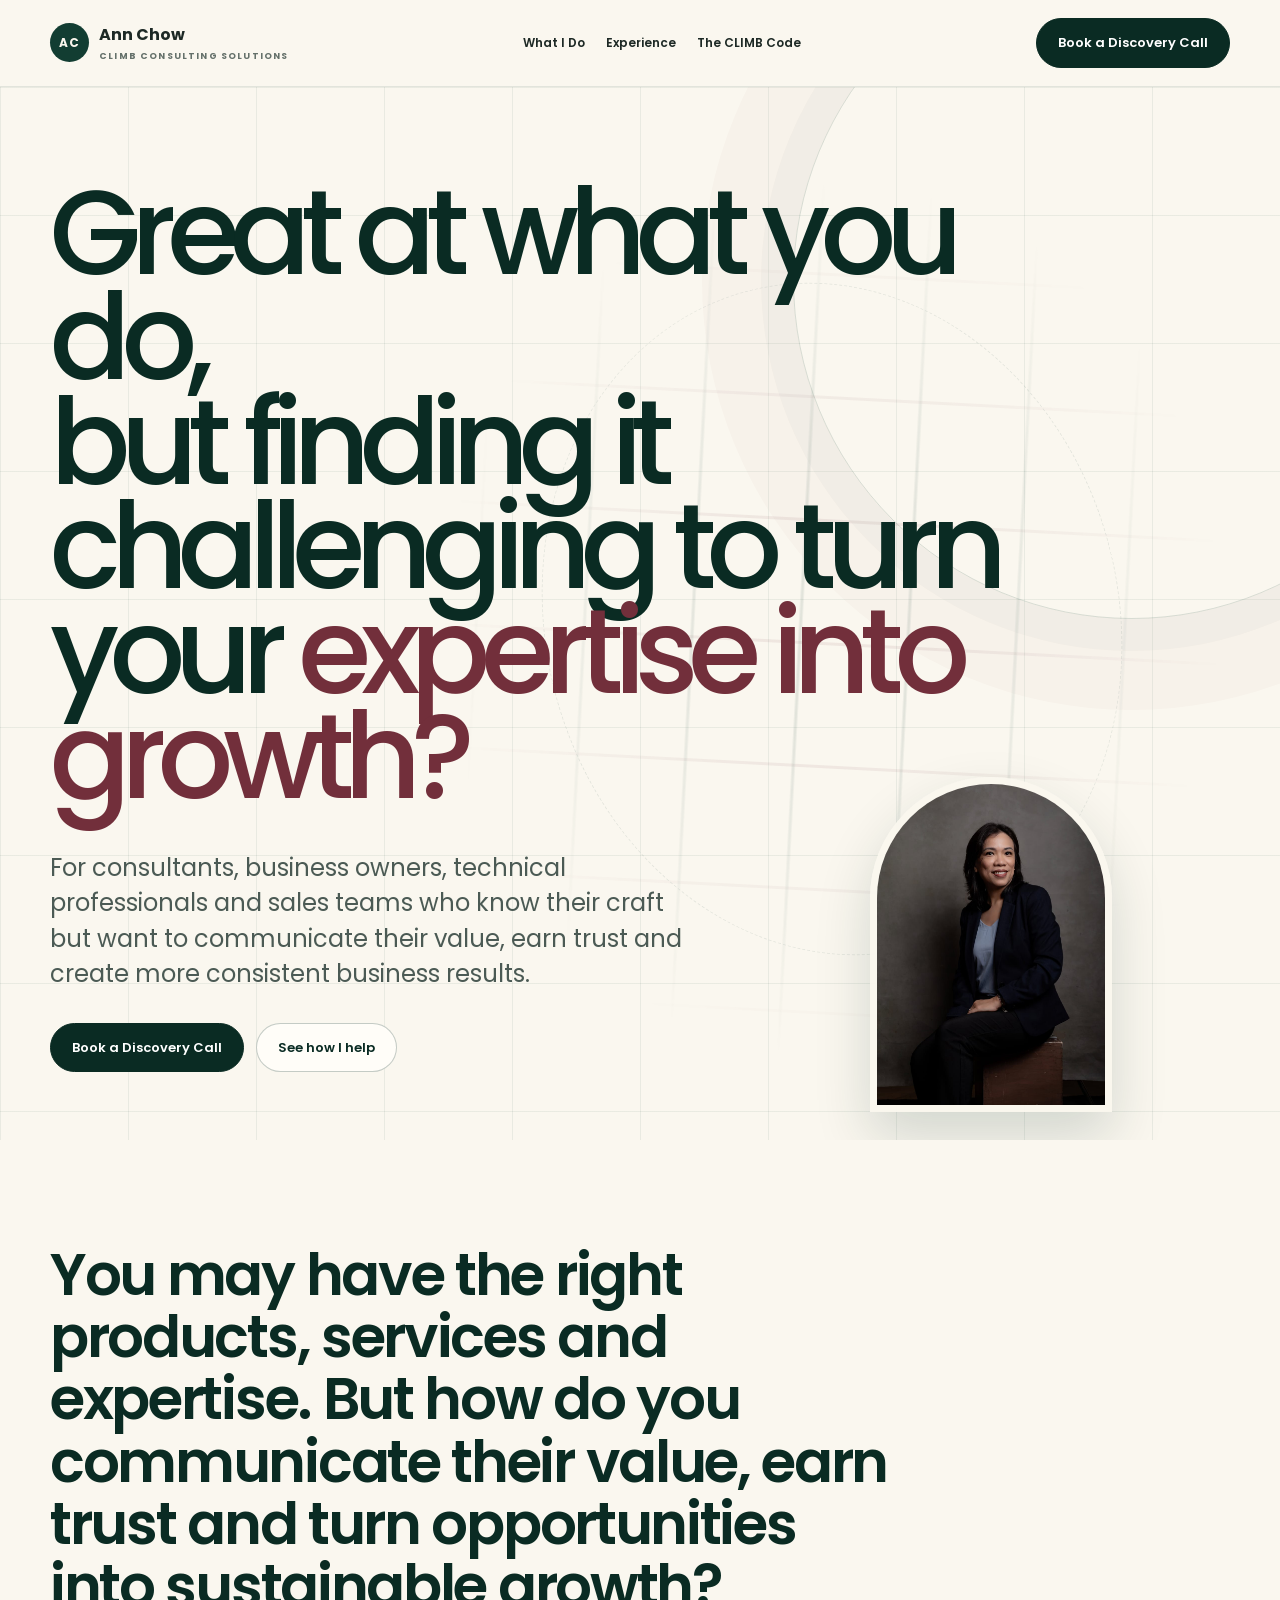
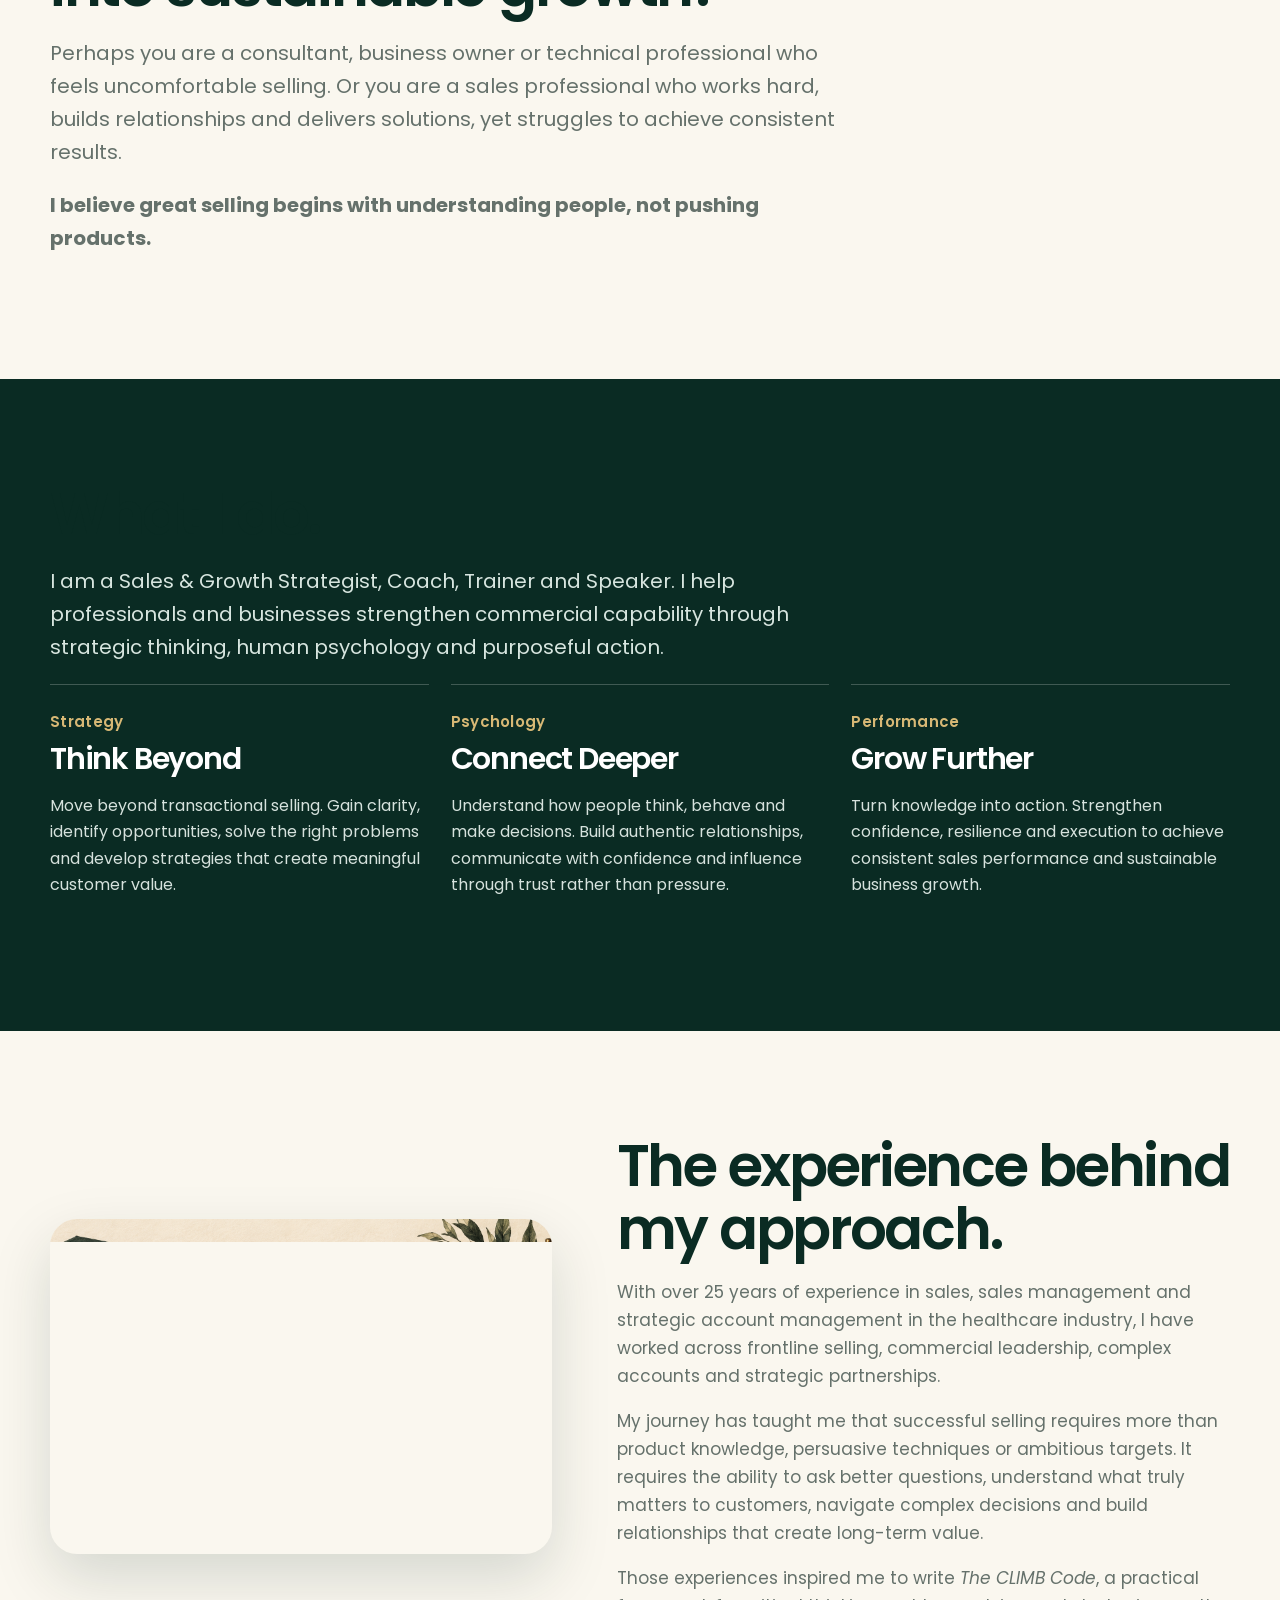
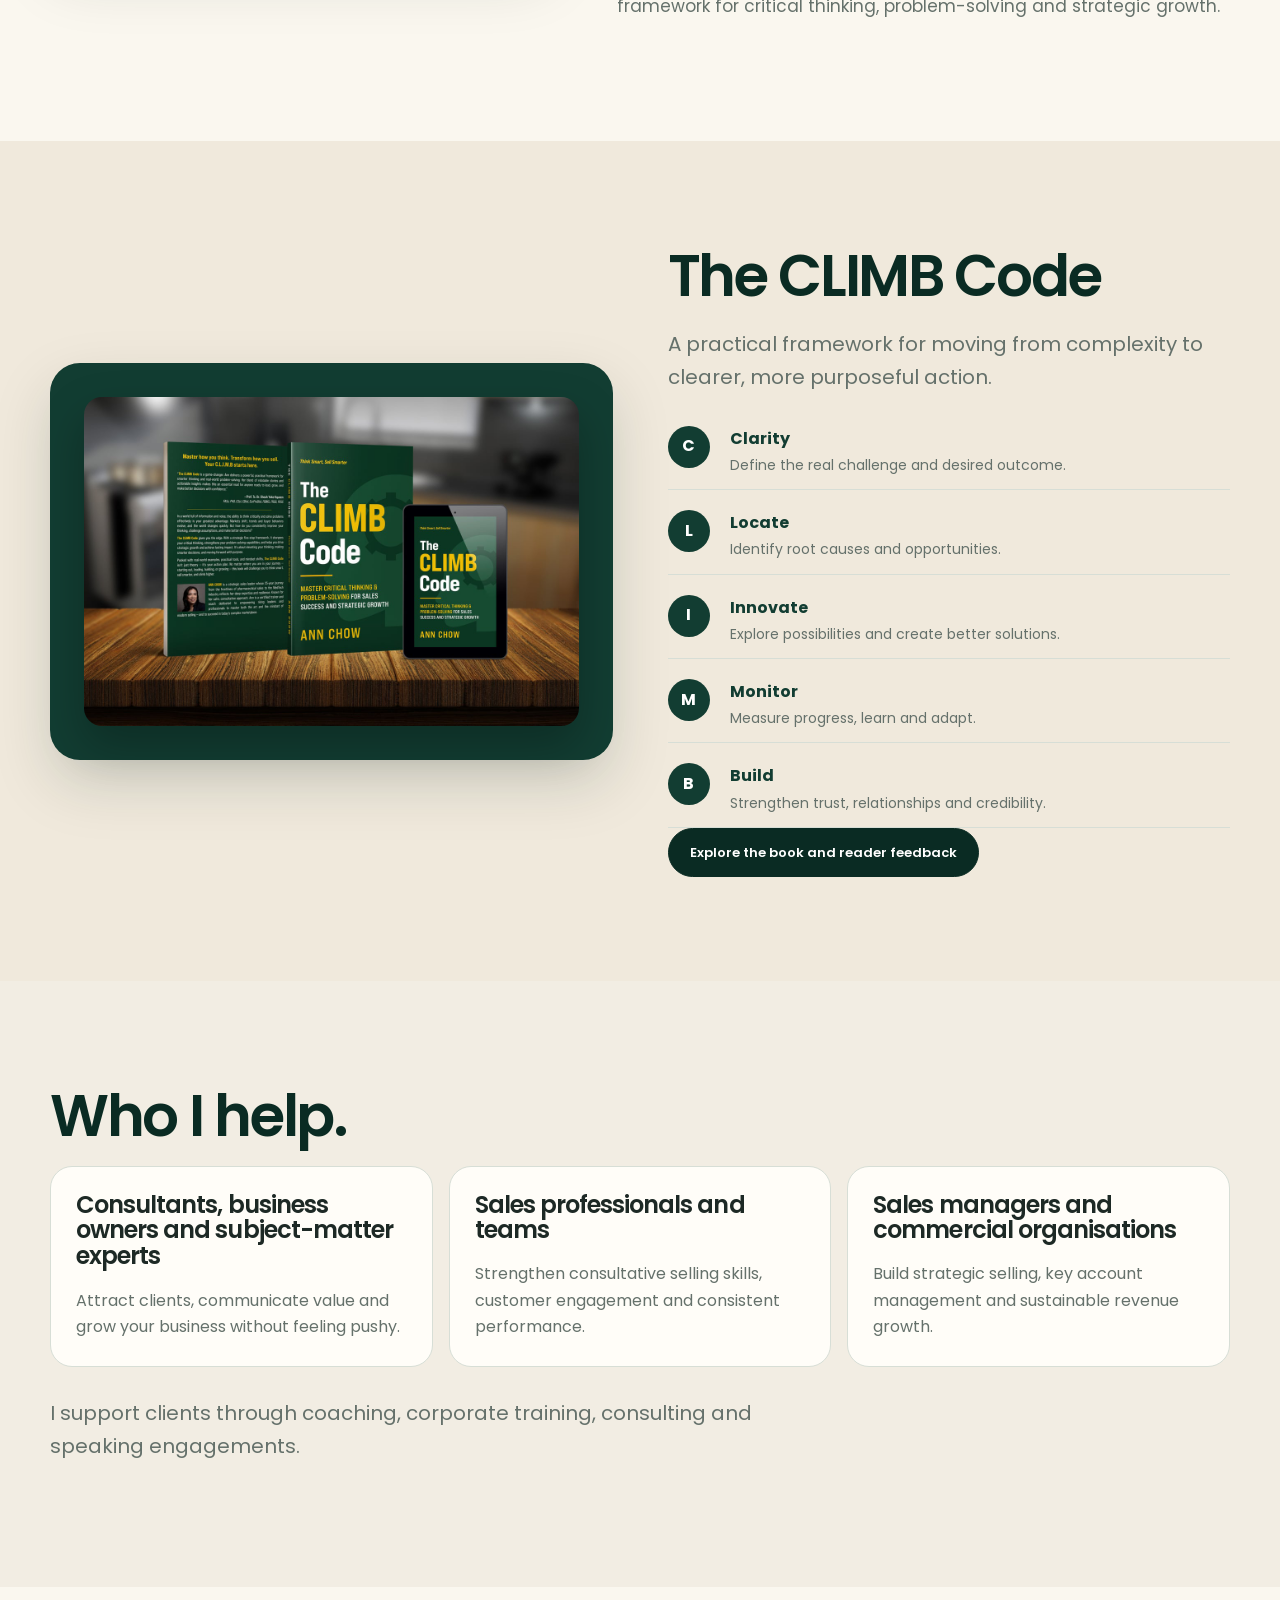
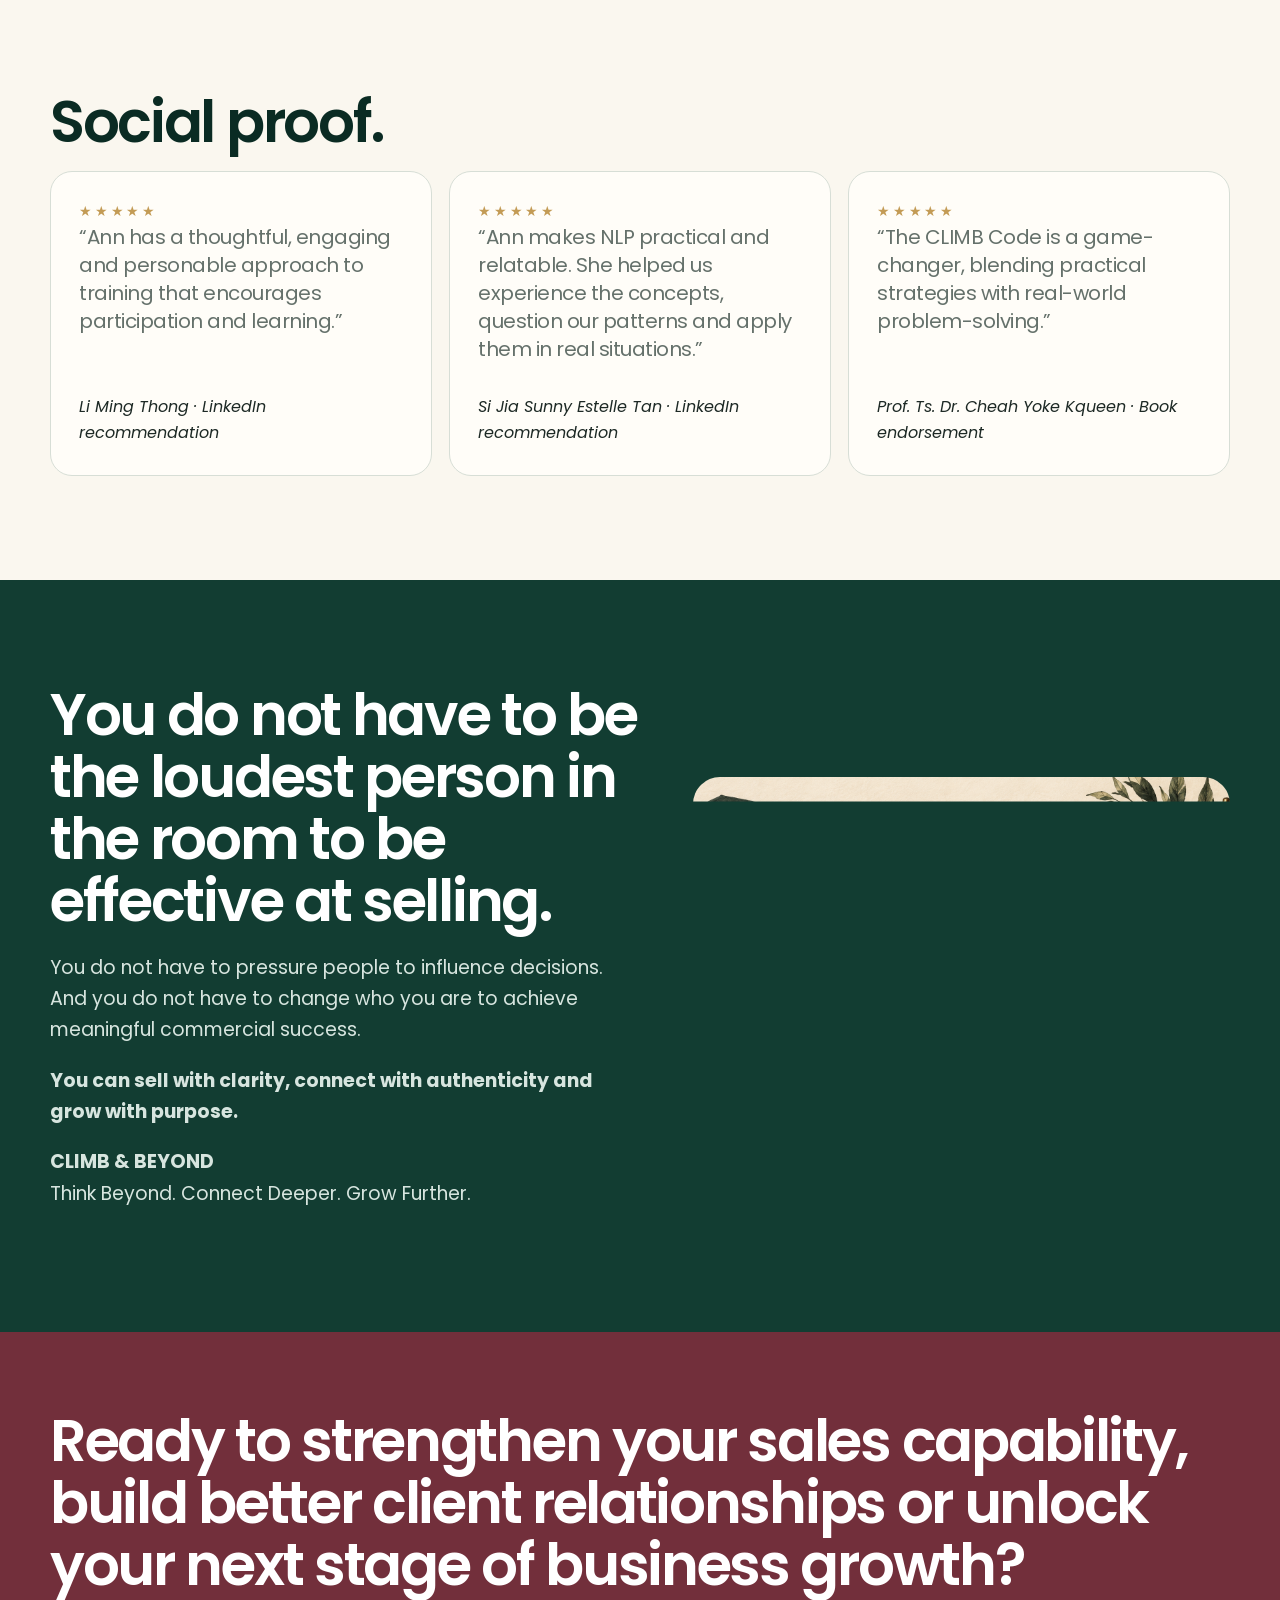
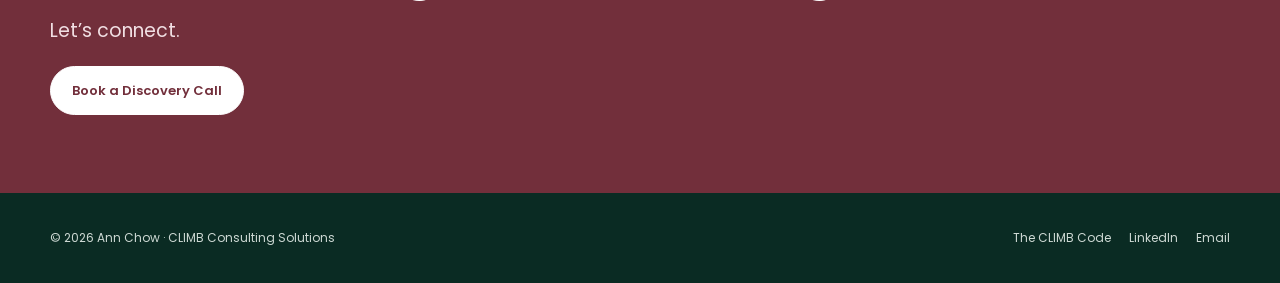
<file: index.html>
<!doctype html>
<html lang="en">
<head>
  <meta charset="utf-8">
  <meta name="viewport" content="width=device-width,initial-scale=1">
  <title>Ann Chow | Sales & Growth Strategist</title>
  <meta name="description" content="Ann Chow helps consultants, technical professionals and sales teams turn expertise into sustainable business growth through strategy, psychology and performance.">
  <link rel="preconnect" href="https://fonts.googleapis.com">
  <link rel="preconnect" href="https://fonts.gstatic.com" crossorigin>
  <link href="https://fonts.googleapis.com/css2?family=Poppins:wght@400;500;600;700&display=swap" rel="stylesheet">
  <link rel="stylesheet" href="styles.css">
  <style>
    .land{background:#faf7ef;color:var(--ink)}.land .nav{background:rgba(250,247,239,.95)}.land .navin{height:86px}.land .button{background:var(--deep);border-color:var(--deep)}.land .button.light{background:#fffdf8;color:var(--deep);border-color:rgba(9,43,35,.24)}.land .button:hover{background:var(--maroon);border-color:var(--maroon);color:#fff}.hero{min-height:720px;padding:94px 0 68px;position:relative;overflow:hidden;background-image:linear-gradient(rgba(18,61,50,.07) 1px,transparent 1px),linear-gradient(90deg,rgba(18,61,50,.07) 1px,transparent 1px);background-size:128px 128px}.hero:after{content:"";position:absolute;right:-190px;top:-145px;width:675px;height:675px;border:1px solid rgba(18,61,50,.15);border-radius:50%;box-shadow:0 0 0 32px rgba(18,61,50,.024),0 0 0 91px rgba(114,47,59,.024)}.art{position:absolute;right:3%;top:7%;width:min(65vw,820px);height:87%;opacity:.65;background:repeating-linear-gradient(90deg,transparent 0 53px,rgba(18,61,50,.16) 54px 56px,transparent 57px 108px),repeating-linear-gradient(0deg,transparent 0 62px,rgba(114,47,59,.13) 63px 65px,transparent 66px 123px);mask-image:radial-gradient(ellipse at center,black 18%,transparent 69%);transform:rotate(3deg)}.art:before{content:"";position:absolute;inset:13% 15%;border:1px dashed rgba(18,61,50,.37);border-radius:50%;transform:rotate(-17deg)}.hero-wrap{position:relative;z-index:2}.hero h1{max-width:1030px;margin:0 0 40px;font-size:clamp(57px,9.3vw,132px);font-weight:500;letter-spacing:-.085em;line-height:.88;color:var(--deep)}.hero h1 span{color:var(--maroon)}.hero-summary{max-width:635px;font-size:clamp(18px,2vw,24px);line-height:1.48;color:#4b5a54}.hero-actions{display:flex;flex-wrap:wrap;gap:12px;margin-top:31px}.portrait{position:absolute;z-index:3;right:10%;bottom:-40px;width:242px;height:335px;border-radius:132px 132px 0 0;overflow:hidden;border:7px solid rgba(250,247,239,.95);box-shadow:0 25px 56px rgba(9,43,35,.16)}.portrait img{width:100%;height:100%;object-fit:cover;object-position:center top}.section{padding:104px 0}.section h2{max-width:860px}.opening{font-size:20px;color:var(--muted);max-width:800px}.pillars{background:var(--deep);color:#fff}.pillar-grid{display:grid;grid-template-columns:repeat(3,1fr);gap:22px}.pillar{padding:29px 0;border-top:1px solid rgba(255,255,255,.22)}.pillar h3{font-size:30px;color:#fff}.pillar h3 span{display:block;color:#d7b875;font-size:15px;letter-spacing:.02em;margin-bottom:12px}.pillar p{color:#d6e2dd;margin:0}.experience{display:grid;grid-template-columns:.9fr 1.1fr;gap:65px;align-items:center}.experience img{border-radius:27px;box-shadow:0 24px 60px rgba(9,43,35,.15)}.experience p{color:var(--muted);font-size:17px}.climb{background:var(--ivory)}.climb-grid{display:grid;grid-template-columns:1fr 1fr;gap:55px;align-items:center}.bookcard{background:var(--g);border-radius:30px;padding:34px;box-shadow:0 24px 60px rgba(9,43,35,.15)}.bookcard img{border-radius:18px;box-shadow:0 20px 45px rgba(0,0,0,.26)}.steps{display:grid;gap:8px}.step{display:grid;grid-template-columns:47px 1fr;gap:15px;padding:12px 0;border-bottom:1px solid var(--line)}.step b{display:block;color:var(--g)}.step p{font-size:14px;color:var(--muted);margin:2px 0 0}.letter{width:42px;height:42px;border-radius:50%;display:grid;place-items:center;background:var(--g);color:#fff;font-weight:700}.who{background:#f2ede3}.who-grid{display:grid;grid-template-columns:repeat(3,1fr);gap:16px}.who-grid article{min-height:195px;padding:25px;border-radius:22px;background:#fffdf8;border:1px solid var(--line);display:flex;flex-direction:column;justify-content:space-between}.who-grid p{color:var(--muted);margin:0}.proof{display:grid;grid-template-columns:repeat(3,1fr);gap:17px}.proof article{min-height:305px}.proof .quote{font-family:var(--sans);font-size:20px;letter-spacing:-.025em}.philosophy{background:var(--g);color:#fff}.philosophy-grid{display:grid;grid-template-columns:1.05fr .95fr;gap:50px;align-items:center}.philosophy h2{color:#fff}.philosophy p{color:#d7e5df;font-size:19px}.philosophy img{width:100%;border-radius:27px}.final{background:var(--maroon);color:#fff;padding:78px 0}.final h2{color:#fff}.final p{max-width:710px;color:#f1dfe3;font-size:19px}.final .button{background:#fff;border-color:#fff;color:var(--maroon)}@media(max-width:900px){.hero{min-height:auto;padding-top:72px}.portrait{position:relative;right:auto;bottom:auto;margin:42px 0 0 auto}.pillar-grid,.proof,.who-grid{grid-template-columns:1fr}.experience,.climb-grid,.philosophy-grid{grid-template-columns:1fr}.experience{gap:30px}}@media(max-width:520px){.land .navin{height:68px}.hero{padding:52px 0}.hero h1{font-size:58px}.hero-actions{flex-direction:column}.hero-actions .button{width:100%}.portrait{width:202px;height:280px}.section{padding:73px 0}.bookcard{padding:24px}.final{padding:64px 0}}
  </style>
</head>
<body class="land">
  <nav class="nav"><div class="wrap navin"><a class="brand" href="index.html"><span class="mark">AC</span><span>Ann Chow<small>CLIMB Consulting Solutions</small></span></a><div class="navlinks"><a href="#what-i-do">What I Do</a><a href="#experience">Experience</a><a href="climb-code.html">The CLIMB Code</a></div><a class="button" href="mailto:theclimbcode@gmail.com?subject=Discovery%20Call%20with%20Ann%20Chow">Book a Discovery Call</a></div></nav>
  <main>
    <header class="hero"><div class="art" aria-hidden="true"></div><div class="wrap hero-wrap"><h1>Great at what you do,<br>but finding it challenging to turn your <span>expertise into growth?</span></h1><p class="hero-summary">For consultants, business owners, technical professionals and sales teams who know their craft but want to communicate their value, earn trust and create more consistent business results.</p><div class="hero-actions"><a class="button" href="mailto:theclimbcode@gmail.com?subject=Discovery%20Call%20with%20Ann%20Chow">Book a Discovery Call</a><a class="button light" href="#what-i-do">See how I help</a></div><div class="portrait"><img src="ann-chow-portrait.jpg" alt="Ann Chow, Sales and Growth Strategist"></div></div></header>
    <section class="section"><div class="wrap"><h2>You may have the right products, services and expertise. But how do you communicate their value, earn trust and turn opportunities into sustainable growth?</h2><p class="opening">Perhaps you are a consultant, business owner or technical professional who feels uncomfortable selling. Or you are a sales professional who works hard, builds relationships and delivers solutions, yet struggles to achieve consistent results.</p><p class="opening"><strong>I believe great selling begins with understanding people, not pushing products.</strong></p></div></section>
    <section class="pillars section" id="what-i-do"><div class="wrap"><h2>What I do.</h2><p class="opening" style="color:#d7e5df">I am a Sales &amp; Growth Strategist, Coach, Trainer and Speaker. I help professionals and businesses strengthen commercial capability through strategic thinking, human psychology and purposeful action.</p><div class="pillar-grid"><article class="pillar"><h3><span>Strategy</span>Think Beyond</h3><p>Move beyond transactional selling. Gain clarity, identify opportunities, solve the right problems and develop strategies that create meaningful customer value.</p></article><article class="pillar"><h3><span>Psychology</span>Connect Deeper</h3><p>Understand how people think, behave and make decisions. Build authentic relationships, communicate with confidence and influence through trust rather than pressure.</p></article><article class="pillar"><h3><span>Performance</span>Grow Further</h3><p>Turn knowledge into action. Strengthen confidence, resilience and execution to achieve consistent sales performance and sustainable business growth.</p></article></div></div></section>
    <section class="section" id="experience"><div class="wrap experience"><img src="clarity-illustration.png" alt="Hand-drawn illustration of strategic clarity and decision pathways"><div><h2>The experience behind my approach.</h2><p>With over 25 years of experience in sales, sales management and strategic account management in the healthcare industry, I have worked across frontline selling, commercial leadership, complex accounts and strategic partnerships.</p><p>My journey has taught me that successful selling requires more than product knowledge, persuasive techniques or ambitious targets. It requires the ability to ask better questions, understand what truly matters to customers, navigate complex decisions and build relationships that create long-term value.</p><p>Those experiences inspired me to write <em>The CLIMB Code</em>, a practical framework for critical thinking, problem-solving and strategic growth.</p></div></div></section>
    <section class="climb section"><div class="wrap climb-grid"><div class="bookcard"><img src="the-climb-code.jpg" alt="The CLIMB Code book by Ann Chow"></div><div><h2>The CLIMB Code</h2><p class="opening">A practical framework for moving from complexity to clearer, more purposeful action.</p><div class="steps"><div class="step"><span class="letter">C</span><div><b>Clarity</b><p>Define the real challenge and desired outcome.</p></div></div><div class="step"><span class="letter">L</span><div><b>Locate</b><p>Identify root causes and opportunities.</p></div></div><div class="step"><span class="letter">I</span><div><b>Innovate</b><p>Explore possibilities and create better solutions.</p></div></div><div class="step"><span class="letter">M</span><div><b>Monitor</b><p>Measure progress, learn and adapt.</p></div></div><div class="step"><span class="letter">B</span><div><b>Build</b><p>Strengthen trust, relationships and credibility.</p></div></div></div><a class="button" href="climb-code.html">Explore the book and reader feedback</a></div></div></section>
    <section class="who section"><div class="wrap"><h2>Who I help.</h2><div class="who-grid"><article><h3>Consultants, business owners and subject-matter experts</h3><p>Attract clients, communicate value and grow your business without feeling pushy.</p></article><article><h3>Sales professionals and teams</h3><p>Strengthen consultative selling skills, customer engagement and consistent performance.</p></article><article><h3>Sales managers and commercial organisations</h3><p>Build strategic selling, key account management and sustainable revenue growth.</p></article></div><p class="opening" style="margin-top:30px">I support clients through coaching, corporate training, consulting and speaking engagements.</p></div></section>
    <section class="section"><div class="wrap"><h2>Social proof.</h2><div class="proof"><article class="card testimonial"><div><div class="stars">★★★★★</div><p class="quote">“Ann has a thoughtful, engaging and personable approach to training that encourages participation and learning.”</p></div><cite>Li Ming Thong · LinkedIn recommendation</cite></article><article class="card testimonial"><div><div class="stars">★★★★★</div><p class="quote">“Ann makes NLP practical and relatable. She helped us experience the concepts, question our patterns and apply them in real situations.”</p></div><cite>Si Jia Sunny Estelle Tan · LinkedIn recommendation</cite></article><article class="card testimonial"><div><div class="stars">★★★★★</div><p class="quote">“The CLIMB Code is a game-changer, blending practical strategies with real-world problem-solving.”</p></div><cite>Prof. Ts. Dr. Cheah Yoke Kqueen · Book endorsement</cite></article></div></div></section>
    <section class="philosophy section"><div class="wrap philosophy-grid"><div><h2>You do not have to be the loudest person in the room to be effective at selling.</h2><p>You do not have to pressure people to influence decisions. And you do not have to change who you are to achieve meaningful commercial success.</p><p><strong>You can sell with clarity, connect with authenticity and grow with purpose.</strong></p><p><strong>CLIMB &amp; BEYOND</strong><br>Think Beyond. Connect Deeper. Grow Further.</p></div><img src="connection-illustration.png" alt="Hand-drawn illustration of authentic business connection"></div></div></section>
    <section class="final"><div class="wrap"><h2>Ready to strengthen your sales capability, build better client relationships or unlock your next stage of business growth?</h2><p>Let’s connect.</p><a class="button" href="mailto:theclimbcode@gmail.com?subject=Discovery%20Call%20with%20Ann%20Chow">Book a Discovery Call</a></div></section>
  </main>
  <footer class="footer"><div class="wrap footin"><span>© 2026 Ann Chow · CLIMB Consulting Solutions</span><div class="footlinks"><a href="climb-code.html">The CLIMB Code</a><a href="https://www.linkedin.com/in/annchowclimb">LinkedIn</a><a href="mailto:theclimbcode@gmail.com">Email</a></div></div></footer>
</body>
</html>
</file>
<file: styles.css>
:root{--g:#123d32;--deep:#0a2b23;--maroon:#722f3b;--cream:#faf6ed;--ivory:#f0e9dc;--gold:#c39b55;--ink:#1d2925;--muted:#65716b;--line:#d7ded6;--white:#fffdf8;--serif:Georgia,'Times New Roman',serif;--sans:Poppins,Arial,sans-serif}*{box-sizing:border-box}html{scroll-behavior:smooth}body{margin:0;background:var(--cream);color:var(--ink);font-family:var(--sans);font-size:16px;line-height:1.65}a{color:inherit;text-decoration:none}img{display:block;max-width:100%}.wrap{width:min(1180px,calc(100% - 40px));margin:auto}.nav{background:rgba(250,246,237,.95);border-bottom:1px solid rgba(18,61,50,.1);position:sticky;top:0;z-index:20;backdrop-filter:blur(14px)}.navin{height:75px;display:flex;align-items:center;justify-content:space-between;gap:25px}.brand{display:flex;align-items:center;gap:10px;font-weight:700}.mark{display:grid;place-items:center;width:39px;height:39px;background:var(--g);color:var(--cream);border-radius:50%;font-size:12px;letter-spacing:.08em}.brand small{display:block;font-size:9px;letter-spacing:.13em;text-transform:uppercase;color:var(--muted)}.navlinks{display:flex;gap:21px;font-size:12px;font-weight:600}.navlinks a:hover{color:var(--maroon)}.button{display:inline-flex;align-items:center;justify-content:center;padding:13px 21px;min-height:47px;background:var(--g);border:1px solid var(--g);border-radius:999px;color:#fff;font-size:13px;font-weight:600;transition:.2s}.button:hover{background:var(--maroon);border-color:var(--maroon);transform:translateY(-2px)}.button.light{background:transparent;color:var(--g);border-color:rgba(18,61,50,.3)}.button.light:hover{color:#fff}.pagehero{padding:86px 0 72px;position:relative;overflow:hidden}.pagehero:after{content:'';width:340px;height:340px;border:1px solid rgba(114,47,59,.16);border-radius:50%;position:absolute;right:-110px;top:-110px;box-shadow:0 0 0 55px rgba(18,61,50,.025)}.label{font-size:12px;text-transform:uppercase;letter-spacing:.16em;font-weight:700;color:var(--maroon)}h1,h2,h3{font-weight:600;letter-spacing:-.04em;line-height:1.08;margin:0 0 18px}h1{font-size:clamp(48px,7vw,95px);max-width:930px;color:var(--deep)}h1 span{color:var(--maroon)}h2{font-size:clamp(34px,4.5vw,61px);color:var(--deep)}h3{font-size:24px}.lead{max-width:700px;font-size:19px;color:var(--muted)}.heroactions{display:flex;flex-wrap:wrap;gap:12px;margin-top:28px}section{padding:94px 0}.dark{background:var(--deep);color:#fff}.dark h2{color:#fff}.dark .lead{color:#d5e0db}.grid2{display:grid;grid-template-columns:1fr 1fr;gap:55px;align-items:center}.grid3{display:grid;grid-template-columns:repeat(3,1fr);gap:18px}.grid4{display:grid;grid-template-columns:repeat(4,1fr);gap:16px}.card{background:var(--white);border:1px solid var(--line);border-radius:22px;padding:28px}.card p{color:var(--muted);margin:0}.imagecard{border-radius:22px;overflow:hidden;min-height:330px;background:#ddd;position:relative}.imagecard img{width:100%;height:100%;object-fit:cover;position:absolute;inset:0}.scribble{background-image:radial-gradient(circle at 10% 10%,rgba(195,155,85,.2) 0 2px,transparent 3px),radial-gradient(circle at 60% 20%,rgba(114,47,59,.15) 0 1px,transparent 2px);background-size:25px 25px,18px 18px}.line-art{height:3px;width:56px;background:var(--gold);border-radius:50%;transform:rotate(-2deg);margin:18px 0}.quote{font-family:var(--serif);font-size:25px;line-height:1.4;color:var(--g)}.quote cite{display:block;font-family:var(--sans);font-size:12px;font-style:normal;color:var(--muted);letter-spacing:.08em;text-transform:uppercase;margin-top:16px}.testimonial{display:flex;flex-direction:column;justify-content:space-between;min-height:330px}.stars{color:var(--gold);letter-spacing:.2em;font-size:14px}.program{display:grid;grid-template-columns:240px 1fr;gap:30px;padding:34px 0;border-bottom:1px solid var(--line)}.program:first-child{border-top:1px solid var(--line)}.program img{width:100%;height:145px;object-fit:cover;border-radius:16px}.program p{color:var(--muted);margin:0}.steps{display:grid;gap:12px}.step{display:grid;grid-template-columns:50px 1fr;gap:16px;padding:16px 0;border-bottom:1px solid var(--line)}.circle{width:42px;height:42px;border-radius:50%;background:var(--g);color:#fff;display:grid;place-items:center;font-weight:700}.thumb{min-height:215px;border-radius:18px;overflow:hidden;position:relative;background:var(--g)}.thumb img{width:100%;height:100%;object-fit:cover;position:absolute;inset:0;opacity:.84}.thumb b{position:absolute;left:17px;bottom:14px;color:#fff;z-index:1;font-size:18px}.contactbox{padding:46px;border-radius:30px;background:var(--maroon);color:#fff}.contactbox h2{color:#fff}.contactbox p{color:#f2dfe3}.footer{background:var(--deep);color:#cdd8d3;padding:35px 0;font-size:12px}.footin{display:flex;justify-content:space-between;gap:20px}.footlinks{display:flex;gap:18px}.footlinks a:hover{color:#fff}.badge{display:inline-block;background:var(--ivory);color:var(--g);border-radius:999px;padding:8px 12px;font-size:11px;font-weight:700;letter-spacing:.08em;text-transform:uppercase}.bookimg{border-radius:25px;box-shadow:0 25px 65px rgba(0,0,0,.22)}@media(max-width:860px){.navlinks{display:none}.grid2,.grid3,.grid4{grid-template-columns:1fr}.program{grid-template-columns:1fr}.program img{height:200px}.pagehero{padding:65px 0 55px}.footin{flex-direction:column}.imagecard{min-height:300px}}@media(max-width:520px){.wrap{width:min(100% - 28px,1180px)}.navin{height:66px}.nav .button{display:none}.pagehero{padding-top:52px}section{padding:70px 0}.heroactions{flex-direction:column}.heroactions .button{width:100%}.contactbox{padding:30px}.footlinks{flex-wrap:wrap}}
</file>
